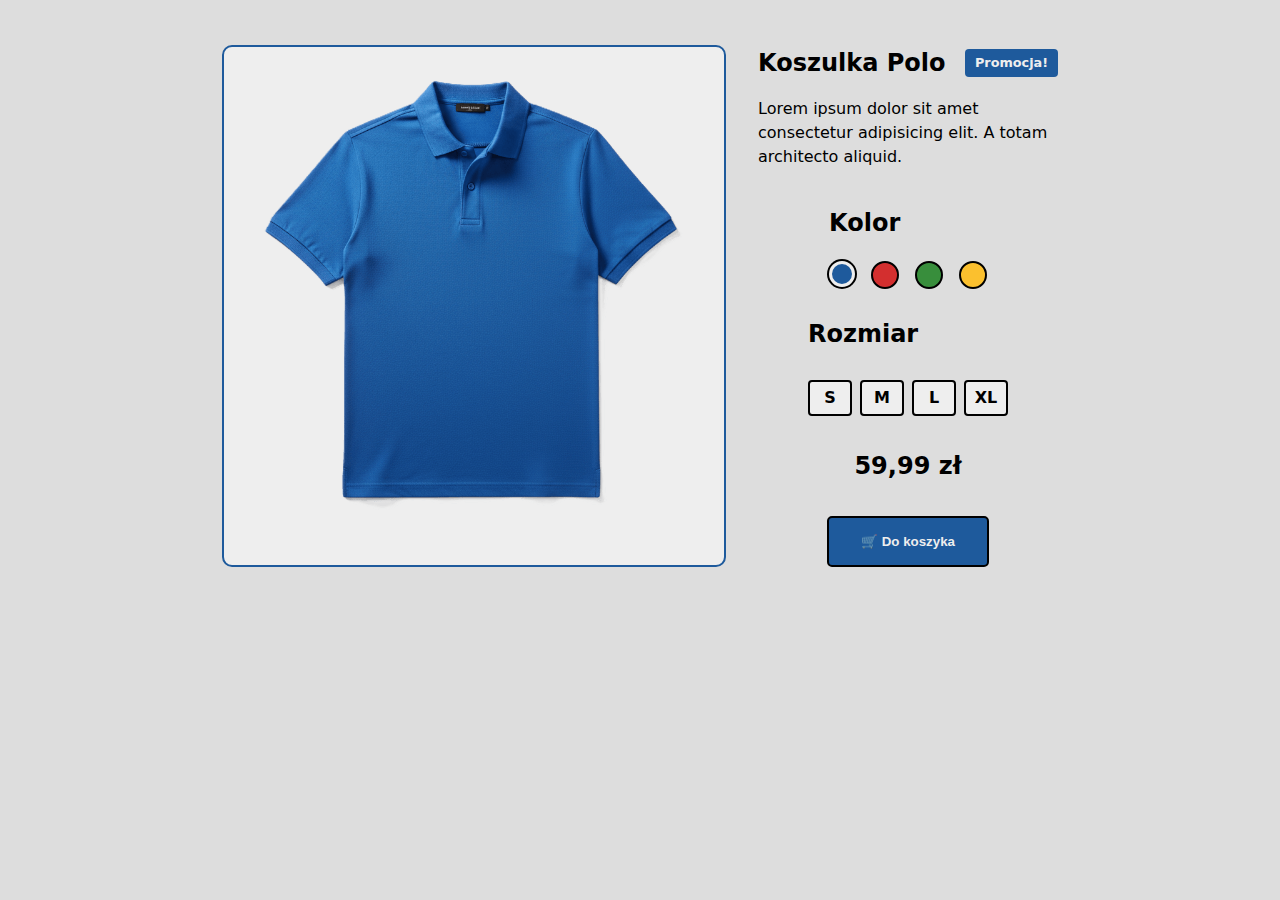
<file: lab-3/index.html>
<!DOCTYPE html>
<html lang="pl">
  <head>
    <meta charset="UTF-8" />
    <title>Lab 3</title>
    <link rel="stylesheet" href="./css/polo.css" />
    <meta name="viewport" content="width=device-width, initial-scale=1.0" />
  </head>
  <body>
    <div class="container">
      <div class="image">
        <img
          src="./images/polo_b.png"
          alt="Niebieska koszulka polo"
          class="blue"
        />
        <img
          src="./images/polo_r.png"
          alt="Czerwona koszulka polo"
          class="red"
        />
        <img
          src="./images/polo_g.png"
          alt="Zielona koszulka polo"
          class="green"
        />
        <img
          src="./images/polo_y.png"
          alt="Żółta koszulka polo"
          class="yellow"
        />
      </div>
      <div class="opis">
        <div class="title">
          <h1>
            Koszulka Polo
            <span class="deal">Promocja!</span>
          </h1>
          <p>
            Lorem ipsum dolor sit amet consectetur adipisicing elit. A totam
            architecto aliquid.
          </p>
        </div>
        <div class="color">
          <h2>Kolor</h2>
          <div class="color-buttons">
            <label>
              <input type="radio" name="version" value="blue" checked />
              <span class="color-button blue"></span>
            </label>
            <label>
              <input type="radio" name="version" value="red" />
              <span class="color-button red"></span>
            </label>
            <label>
              <input type="radio" name="version" value="green" />
              <span class="color-button green"></span>
            </label>
            <label>
              <input type="radio" name="version" value="yellow" />
              <span class="color-button yellow"></span>
            </label>
          </div>
        </div>

        <div class="size">
          <h2>Rozmiar</h2>
          <div class="size-buttons">
            <label>
              <input type="radio" name="size" value="S" />
              <span class="size-button">S</span>
            </label>
            <label>
              <input type="radio" name="size" value="M" />
              <span class="size-button">M</span>
            </label>
            <label>
              <input type="radio" name="size" value="L" />
              <span class="size-button">L</span>
            </label>
            <label>
              <input type="radio" name="size" value="XL" />
              <span class="size-button">XL</span>
            </label>
          </div>
        </div>
        <div class="price">
          <h1>59,99 zł</h1>
        </div>
        <button class="cart">🛒 Do koszyka</button>
      </div>
    </div>
  </body>
</html>
</file>
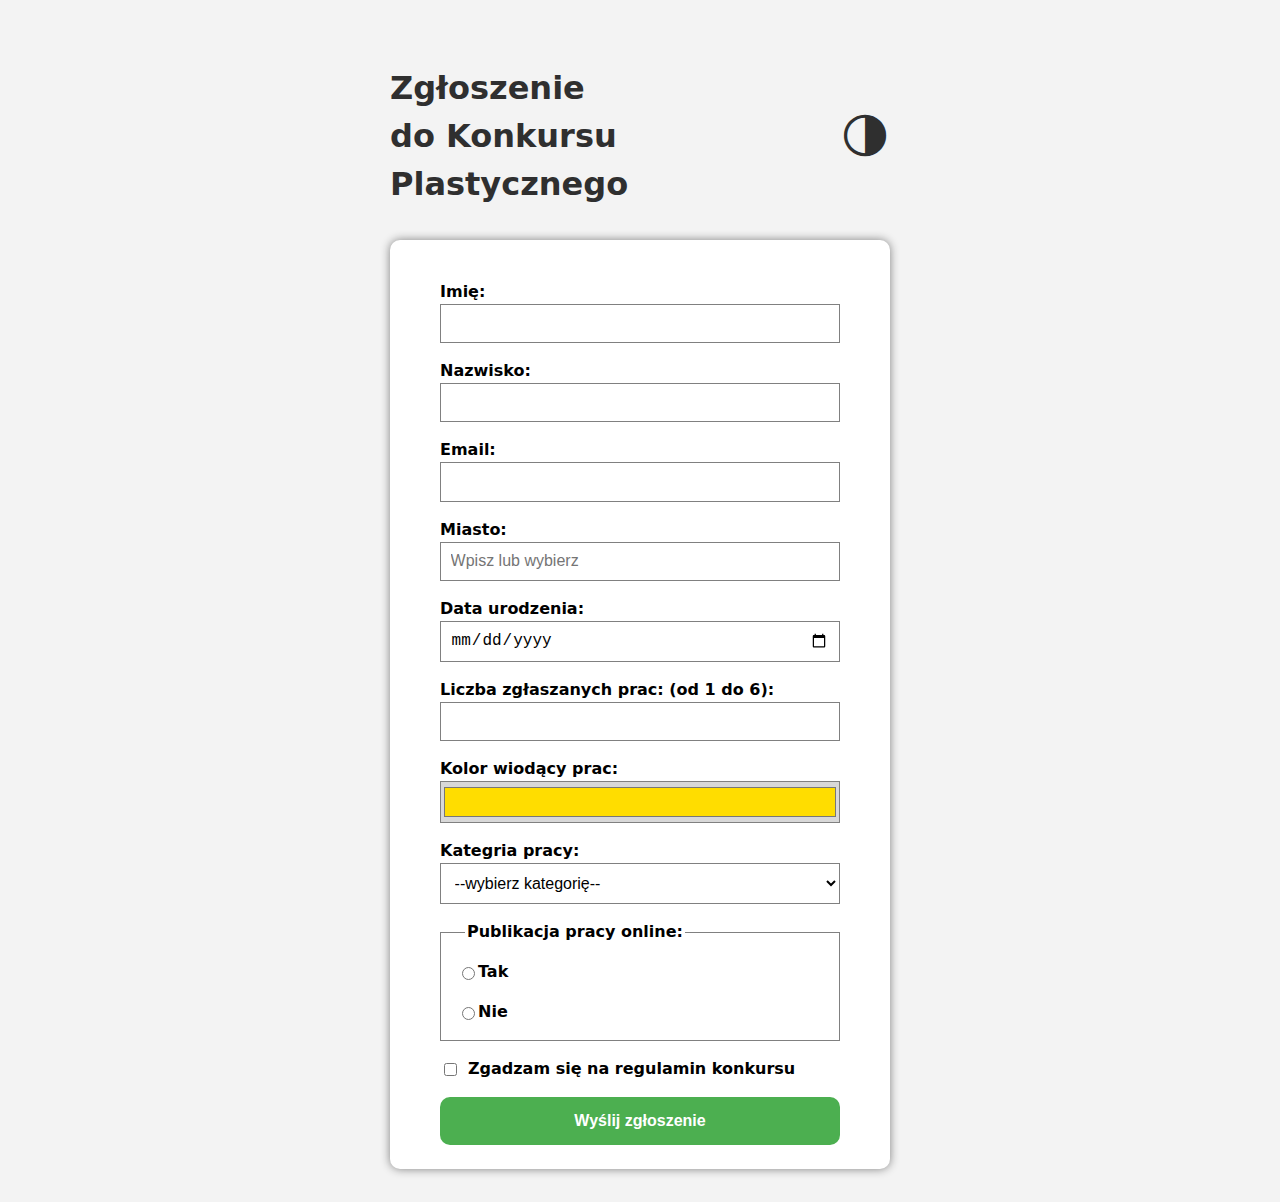
<file: lab-1/src/pages/konkurs.html>
<!DOCTYPE html>
<html lang="pl">
  <head>
    <meta charset="UTF-8" />
    <title>Konkurs</title>
    <link rel="stylesheet" href="../css/main.css" />
    <link rel="stylesheet" href="../css/konkurs.css" />
  </head>
  <body class="konkurs_page">
    <input id="theme" type="checkbox" hidden />
    <header>
      <p>
        Zgłoszenie <br />
        do Konkursu Plastycznego
      </p>
      <label for="theme" class="theme" title="Zmień motyw"> 🌗 </label>
    </header>
    <div class="konkurs_form">
      <form action="https://httpbin.org/get" method="get">
        <label for="name" class="label">Imię:</label>
        <input id="name" name="name" type="text" max="30" required />
        <label for="surname" class="label">Nazwisko:</label>
        <input id="surname" name="surname" type="text" max="50" required />
        <label for="email" class="label">Email:</label>
        <input id="email" name="email" type="email" required />
        <label for="city" class="label">Miasto:</label>
        <input
          list="cities"
          id="city"
          name="city"
          placeholder="Wpisz lub wybierz "
        />
        <datalist id="cities">
          <option value="Warszawa"></option>
          <option value="Kraków"></option>
          <option value="Gdańsk"></option>
          <option value="Poznań"></option>
          <option value="Wrozław"></option>
        </datalist>
        <label for="bday" class="label">Data urodzenia:</label>
        <input id="bday" name="birthday" type="date" required />
        <label for="no_of_art" class="label"
          >Liczba zgłaszanych prac: (od 1 do 6):</label
        >
        <input
          id="no_of_art"
          name="no_of_art"
          type="number"
          min="1"
          max="6"
          required
        />
        <label for="color" class="label">Kolor wiodący prac:</label>
        <input id="color" name="color" type="color" value="#ffdd00" required />
        <label for="category" class="label">Kategria pracy:</label>
        <select id="category" name="category" required>
          <option value="0">--wybierz kategorię--</option>
          <option value="1">Rysunek</option>
          <option value="2">Malarstwo</option>
          <option value="3">Grafika cyfrowa</option>
        </select>
        <fieldset>
          <legend>Publikacja pracy online:</legend>
          <label>
            <input
              type="radio"
              name="is_published_online"
              value="yes"
              required
            />
            Tak
          </label>
          <label>
            <input type="radio" name="is_published_online" value="no" />
            Nie
          </label>
        </fieldset>
        <div class="law">
          <input id="law" name="agree" type="checkbox" required />
          <label for="law" class="label"
            >Zgadzam się na regulamin konkursu
          </label>
        </div>
        <button type="submit" class="btn">Wyślij zgłoszenie</button>
      </form>
    </div>
  </body>
</html>
</file>
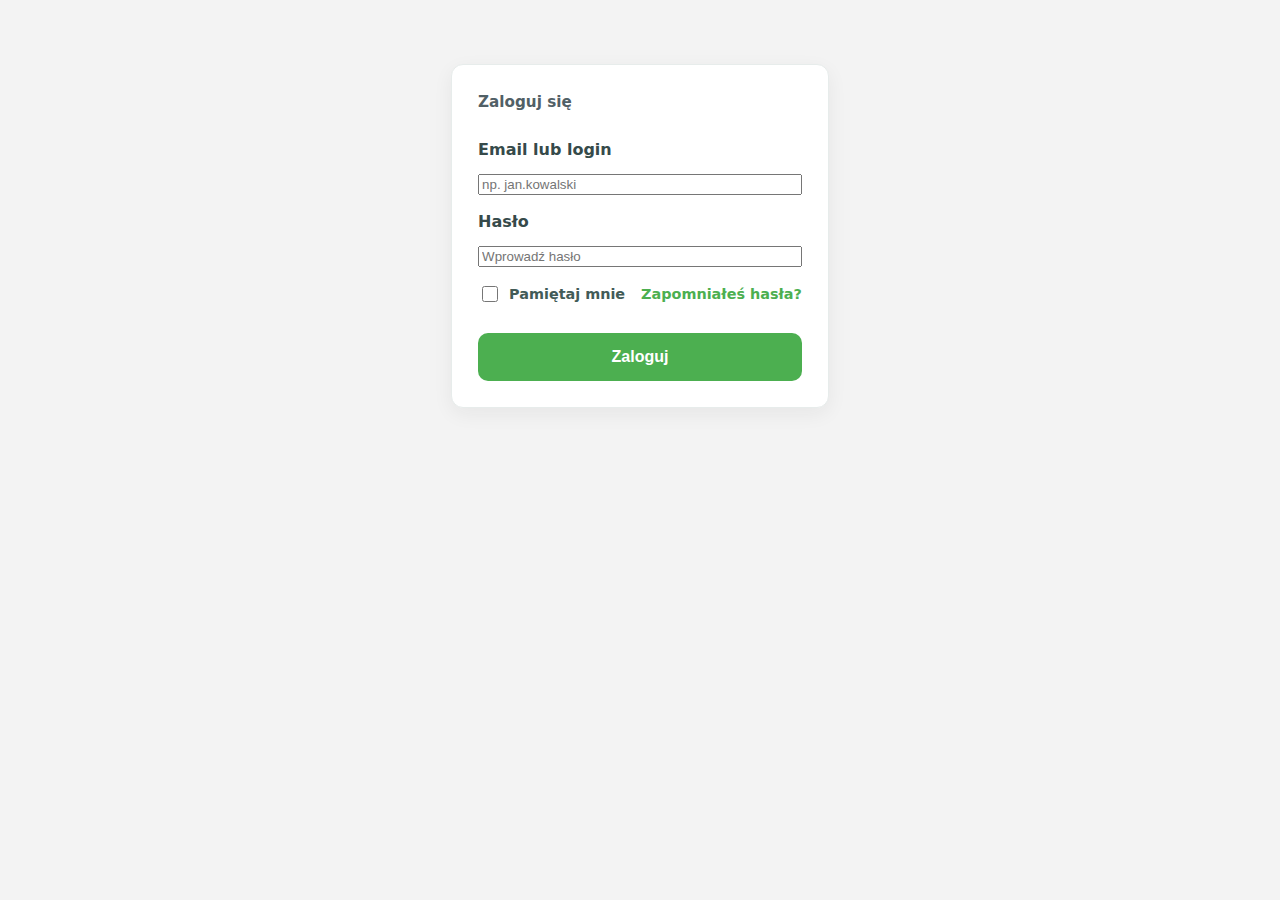
<file: lab-1/src/pages/login.html>
<!DOCTYPE html>
<html lang="pl">
  <head>
    <meta charset="UTF-8" />
    <title>Login</title>
    <link rel="stylesheet" href="../css/main.css" />
  </head>
  <body>
    <main class="page">
      <form class="login-card" action="https://httpbin.org/post" method="post">
        <p class="lead">Zaloguj się</p>
        <label for="user" class="label">Email lub login</label>
        <input
          id="user"
          name="username"
          type="text"
          autocomplete="username"
          required
          placeholder="np. jan.kowalski"
        />
        <label for="pwd" class="label">Hasło</label>
        <input
          id="pwd"
          name="password"
          type="password"
          autocomplete="current-password"
          required
          placeholder="Wprowadź hasło"
        />
        <div class="options">
          <label class="checkbox">
            <input type="checkbox" name="remember" />
            <span>Pamiętaj mnie</span>
          </label>
          <a class="forgot" href="#" aria-label="Przypomnienie hasła"
            >Zapomniałeś hasła?</a
          >
        </div>
        <button type="submit" class="btn">Zaloguj</button>
      </form>
    </main>
  </body>
</html>
</file>
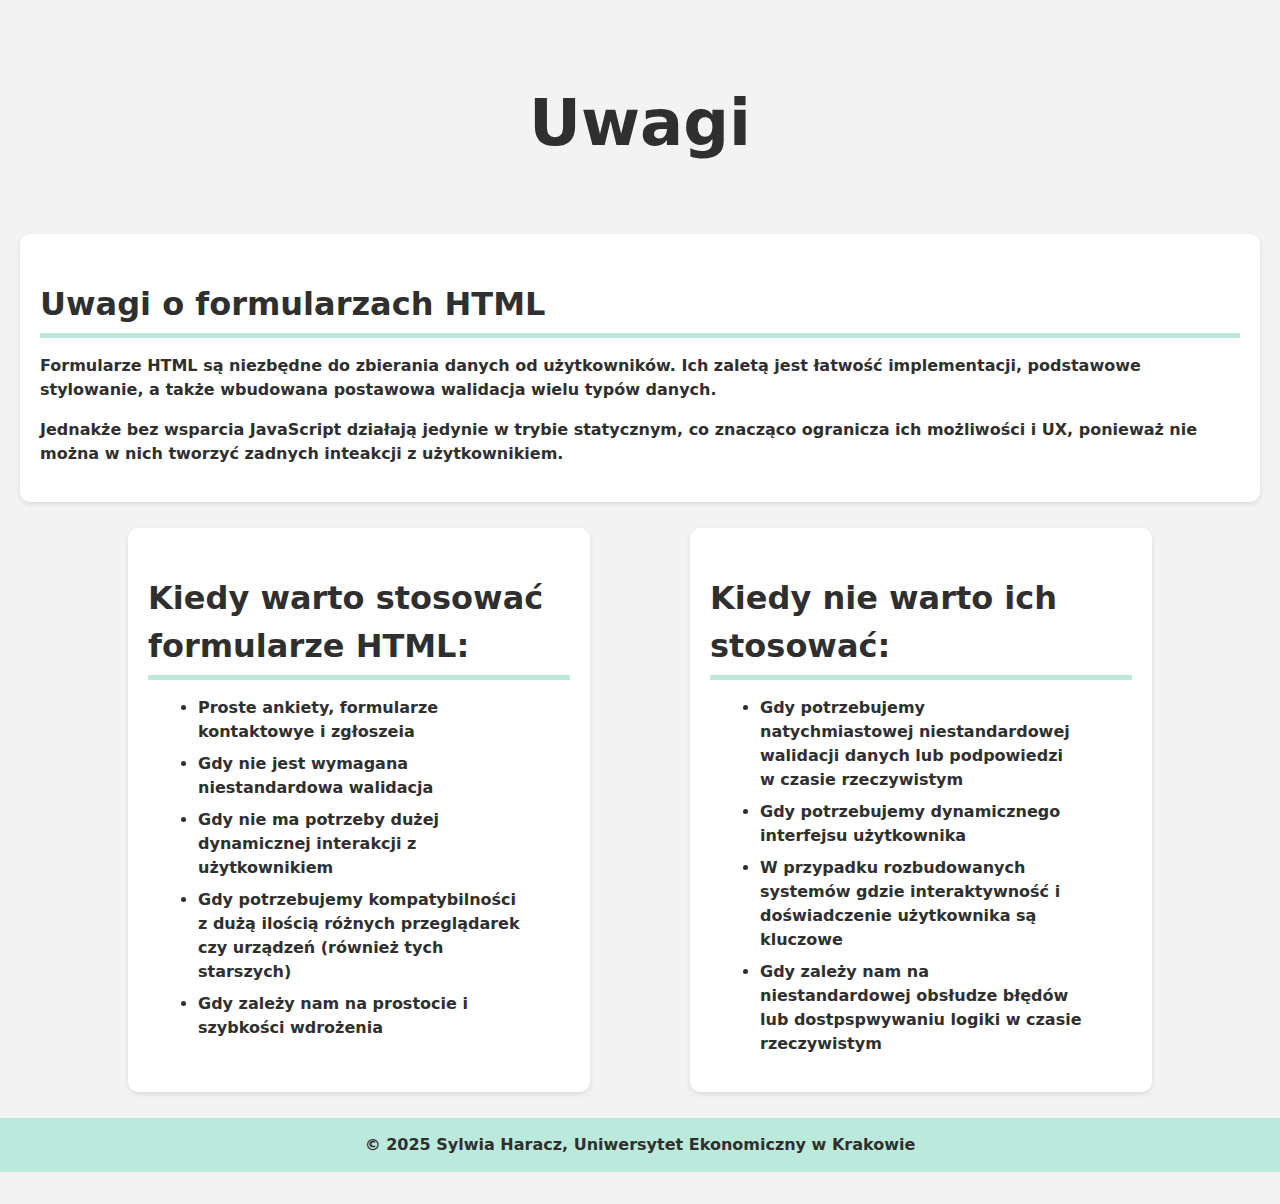
<file: lab-1/src/pages/uwagi.html>
<!DOCTYPE html>
<html lang="pl">
  <head>
    <meta charset="UTF-8" />
    <title>Lab 1</title>
    <link rel="stylesheet" href="../css/main.css" />
  </head>
  <body>
    <header>
      <h1>Uwagi</h1>
    </header>
    <main>
      <section>
        <h2>Uwagi o formularzach HTML</h2>
        <p>
          Formularze HTML są niezbędne do zbierania danych od użytkowników. Ich
          zaletą jest łatwość implementacji, podstawowe stylowanie, a także
          wbudowana postawowa walidacja wielu typów danych.
        </p>
        <p>
          Jednakże bez wsparcia JavaScript działają jedynie w trybie statycznym,
          co znacząco ogranicza ich możliwości i UX, ponieważ nie można w nich
          tworzyć zadnych inteakcji z użytkownikiem.
        </p>
      </section>
      <article>
        <section>
          <h2>Kiedy warto stosować formularze HTML:</h2>
          <ul>
            <li>Proste ankiety, formularze kontaktowye i zgłoszeia</li>
            <li>Gdy nie jest wymagana niestandardowa walidacja</li>
            <li>
              Gdy nie ma potrzeby dużej dynamicznej interakcji z użytkownikiem
            </li>
            <li>
              Gdy potrzebujemy kompatybilności z dużą ilością różnych
              przeglądarek czy urządzeń (również tych starszych)
            </li>
            <li>Gdy zależy nam na prostocie i szybkości wdrożenia</li>
          </ul>
        </section>

        <section>
          <h2>Kiedy nie warto ich stosować:</h2>
          <ul>
            <li>
              Gdy potrzebujemy natychmiastowej niestandardowej walidacji danych
              lub podpowiedzi w czasie rzeczywistym
            </li>
            <li>Gdy potrzebujemy dynamicznego interfejsu użytkownika</li>
            <li>
              W przypadku rozbudowanych systemów gdzie interaktywność i
              doświadczenie użytkownika są kluczowe
            </li>
            <li>
              Gdy zależy nam na niestandardowej obsłudze błędów lub
              dostpspwywaniu logiki w czasie rzeczywistym
            </li>
          </ul>
        </section>
      </article>
    </main>
    <footer>
      &copy; 2025 Sylwia Haracz, Uniwersytet Ekonomiczny w Krakowie
    </footer>
  </body>
</html>
</file>
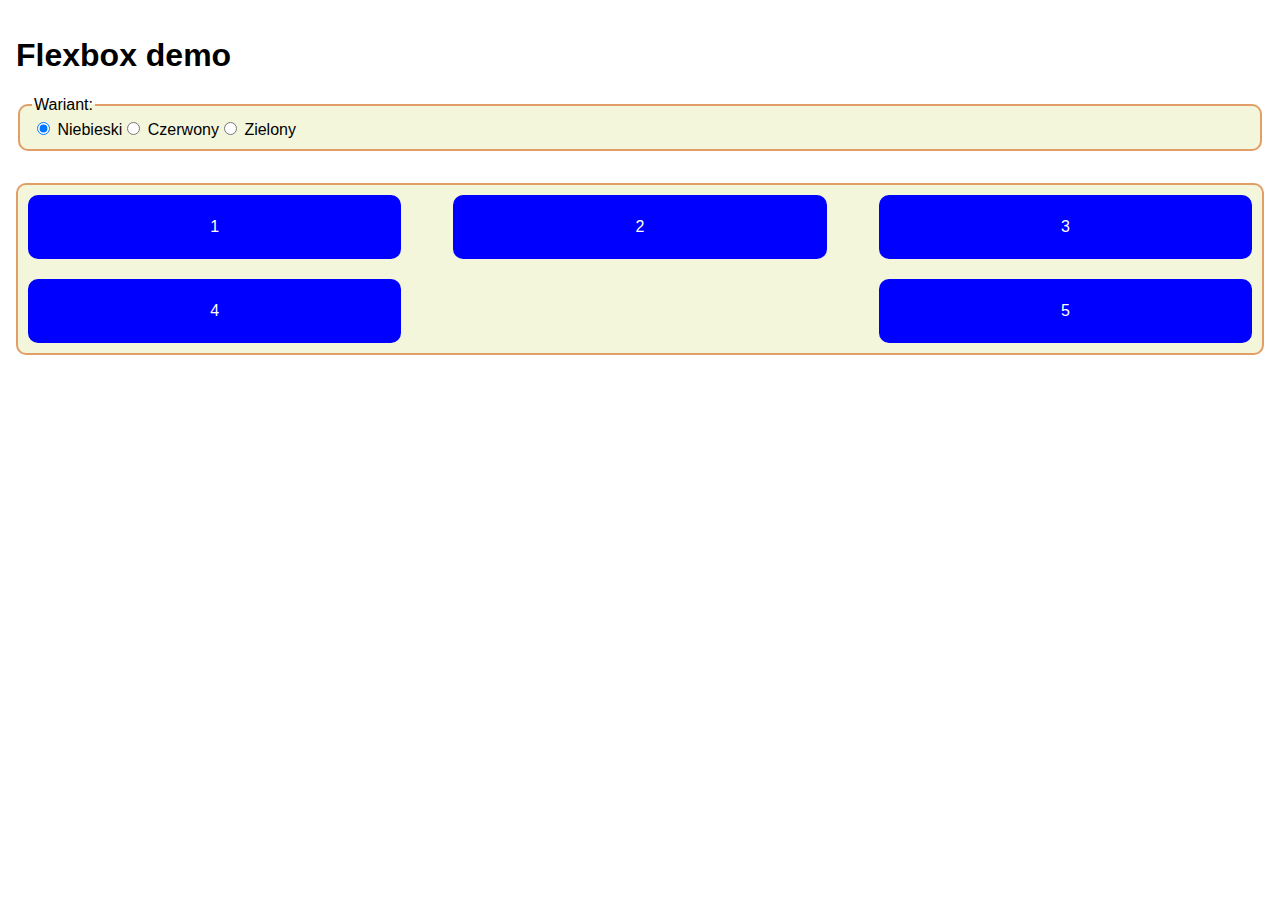
<file: lab-2/src/pages/flex.html>
<!DOCTYPE html>
<html lang="pl">
  <head>
    <meta charset="UTF-8" />
    <meta name="viewport" content="width=device-width, initial-scale=1.0" />
    <title>Flexbox Demo</title>
    <link rel="stylesheet" href="../css/flex.css" />
  </head>
  <body>
    <h1>Flexbox demo</h1>
    <header>
      <fieldset class="theme-picker">
        <legend>Wariant:</legend>
        <label>
          <input type="radio" name="version" value="blue" checked />
          Niebieski
        </label>
        <label
          ><input type="radio" name="version" value="red" />
          Czerwony
        </label>
        <label>
          <input type="radio" name="version" value="green" />
          Zielony
        </label>
      </fieldset>
    </header>
    <div class="container">
      <div class="item">1</div>
      <div class="item">2</div>
      <div class="item">3</div>
      <div class="item">4</div>
      <div class="item">5</div>
    </div>
  </body>
</html>
</file>
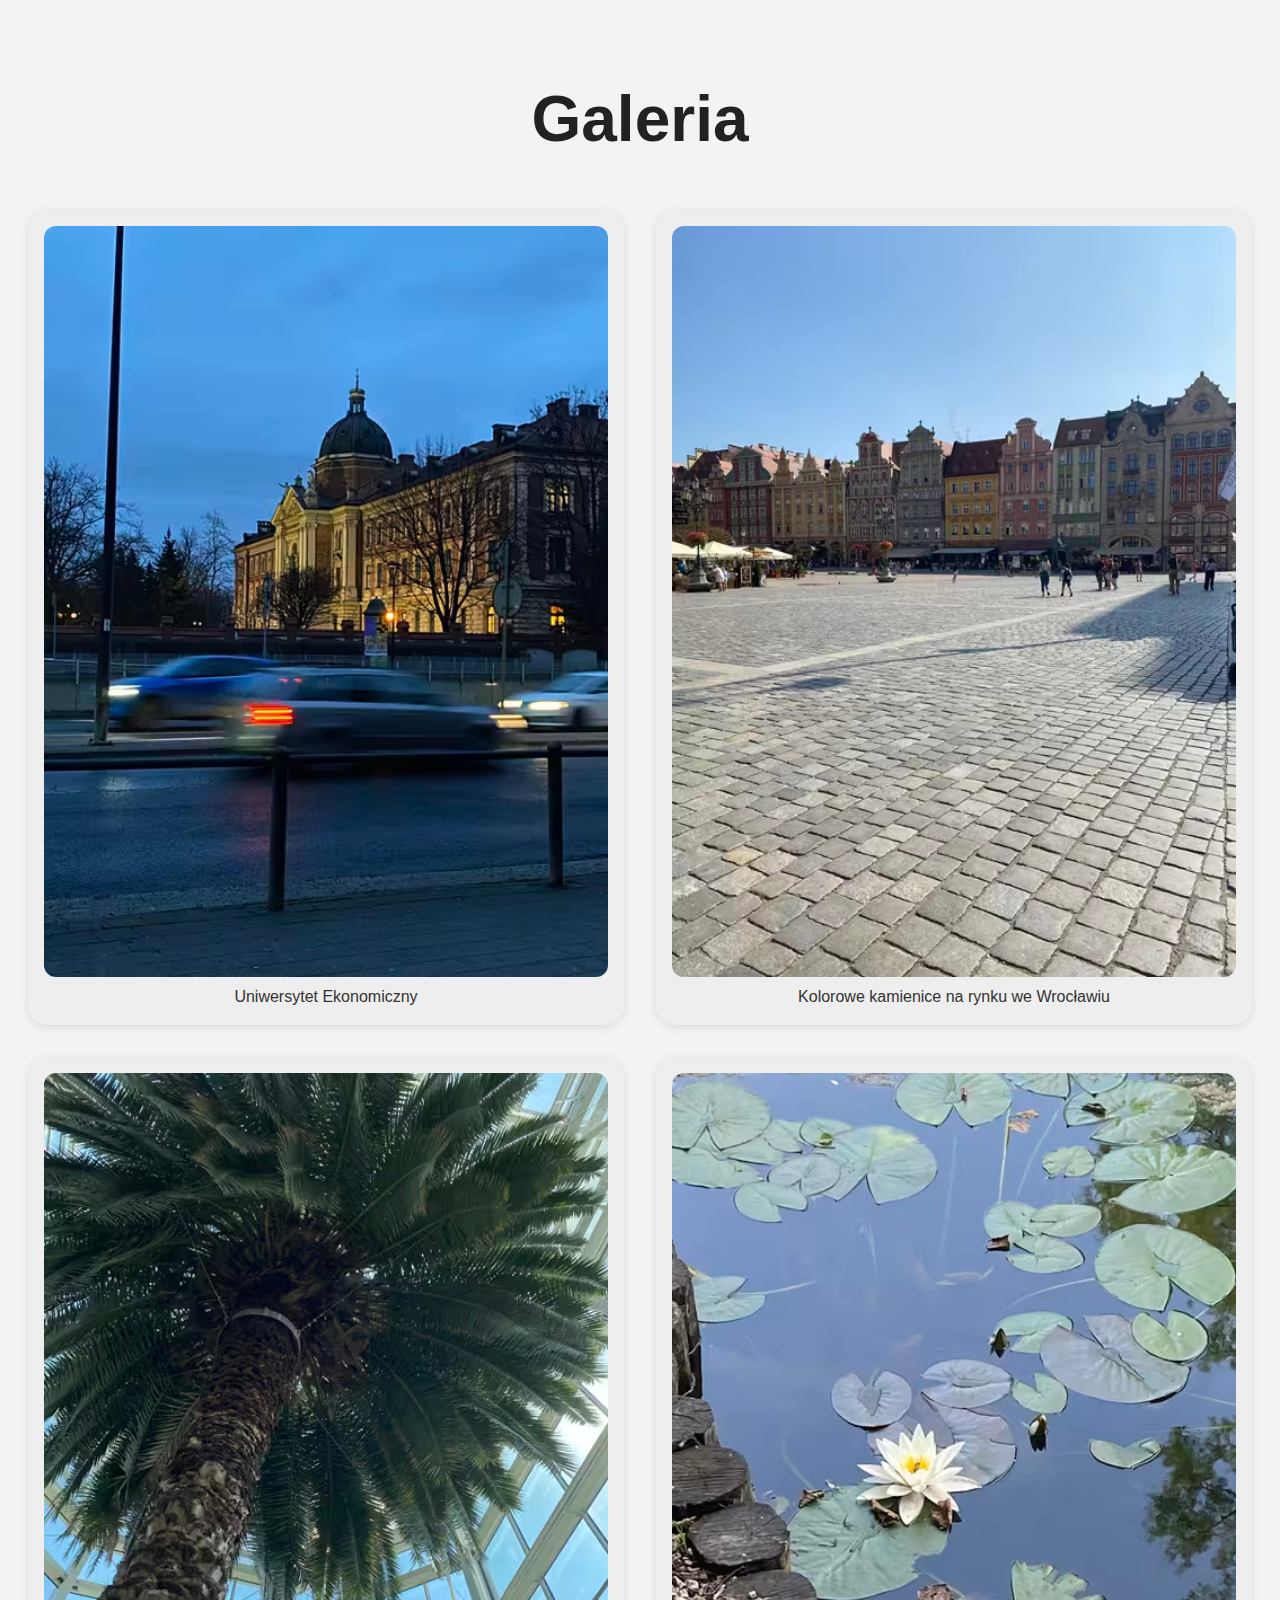
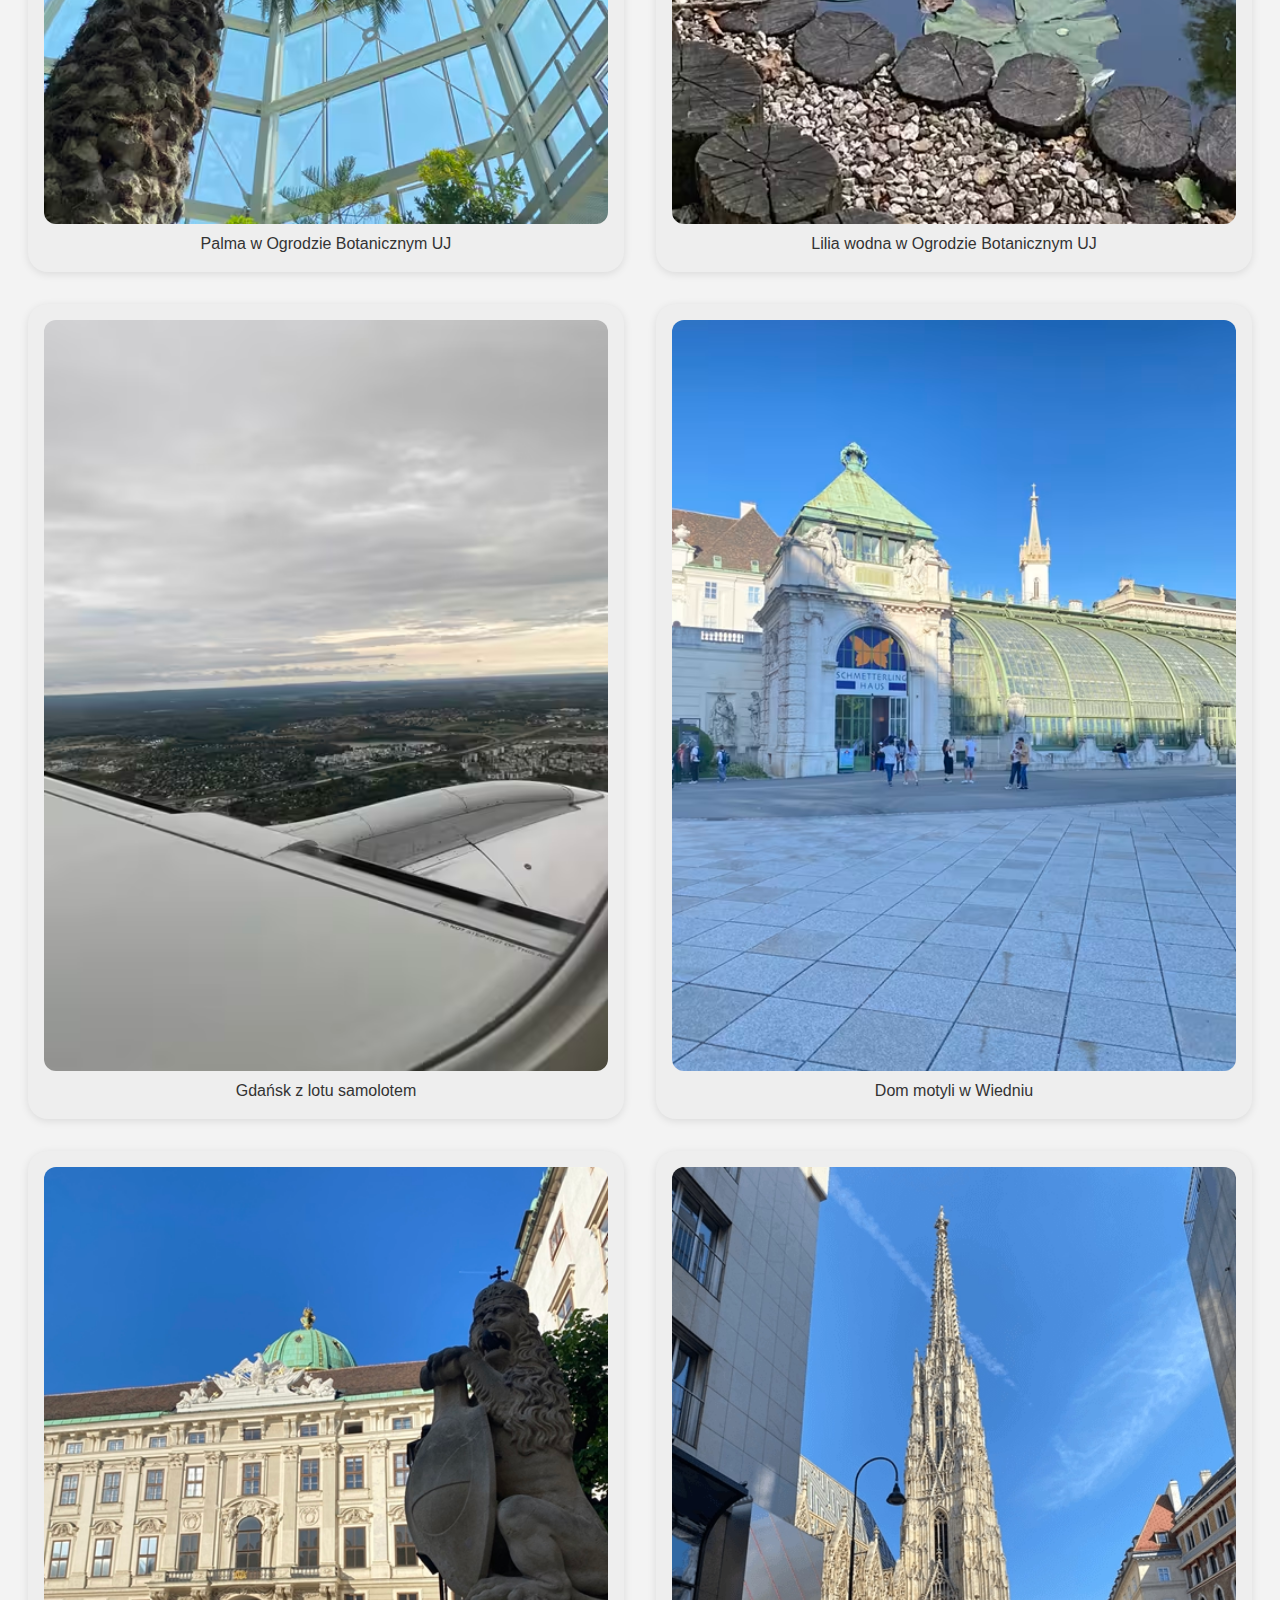
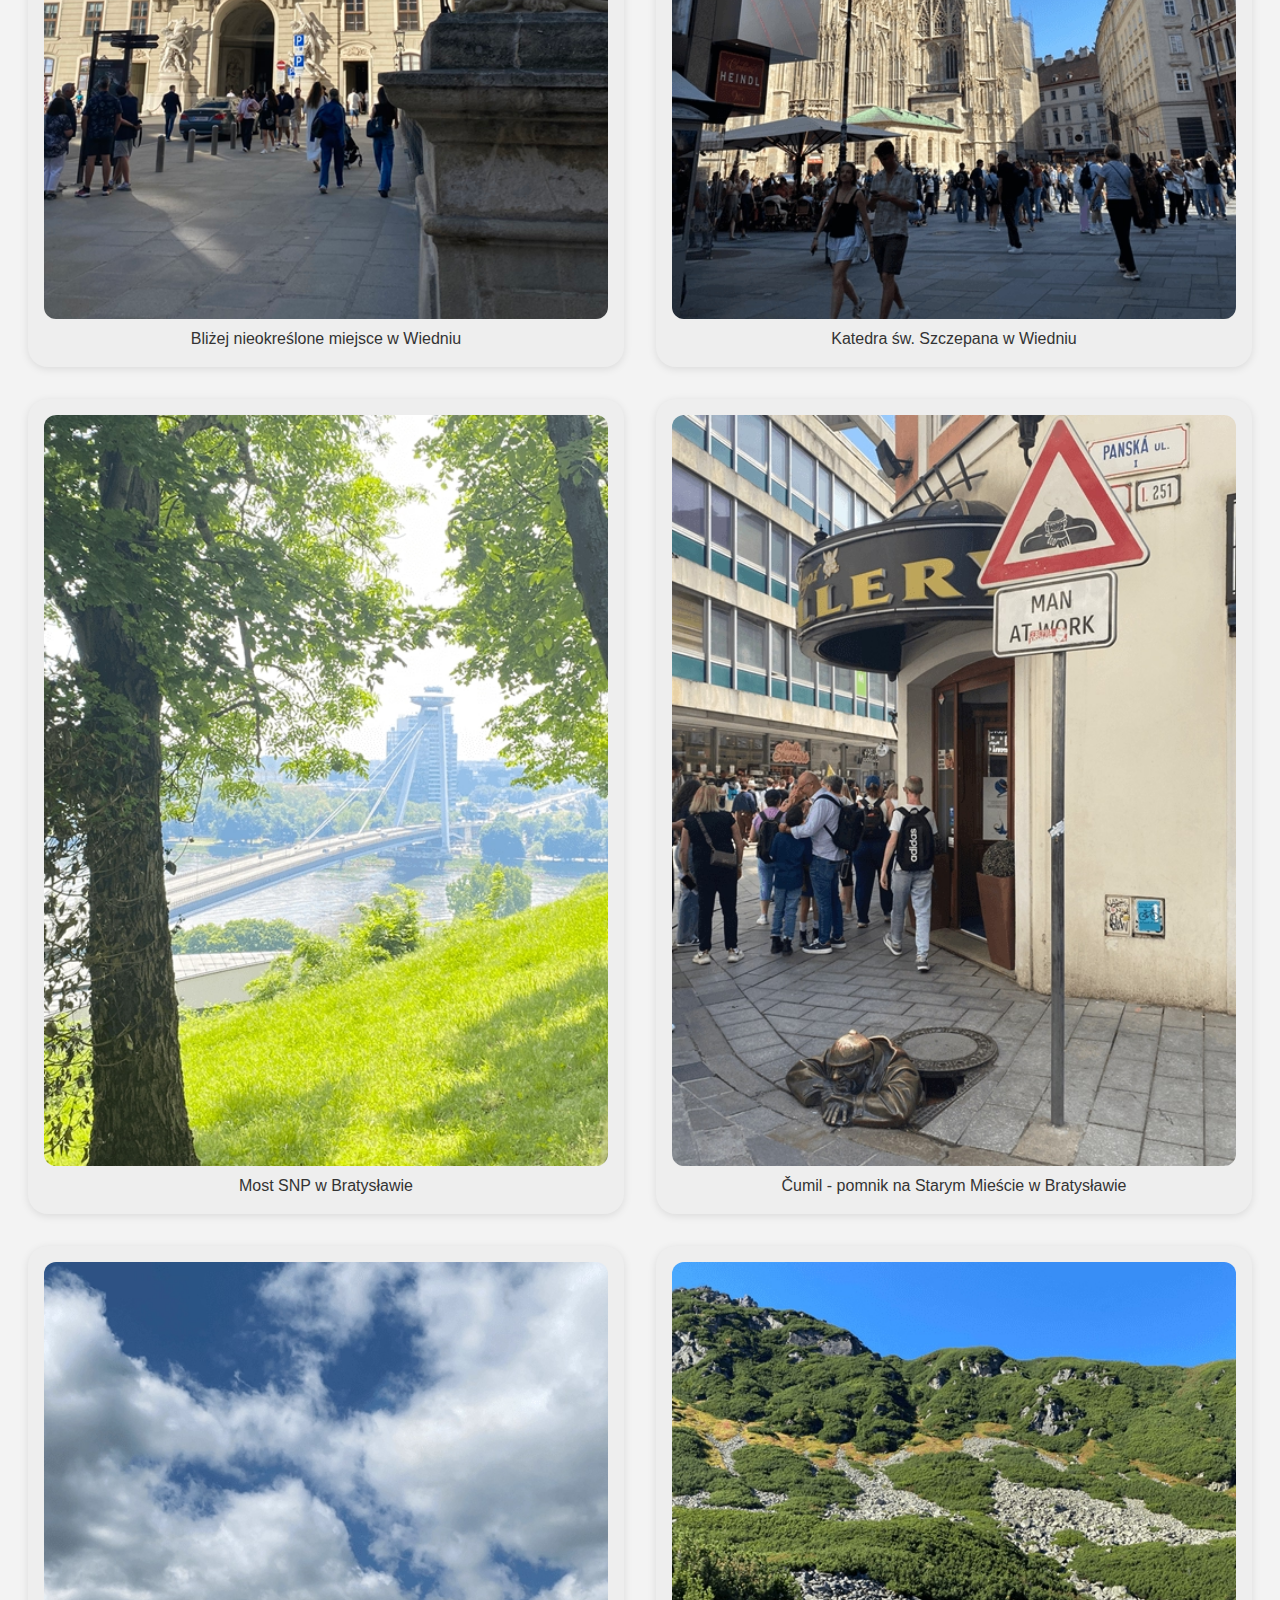
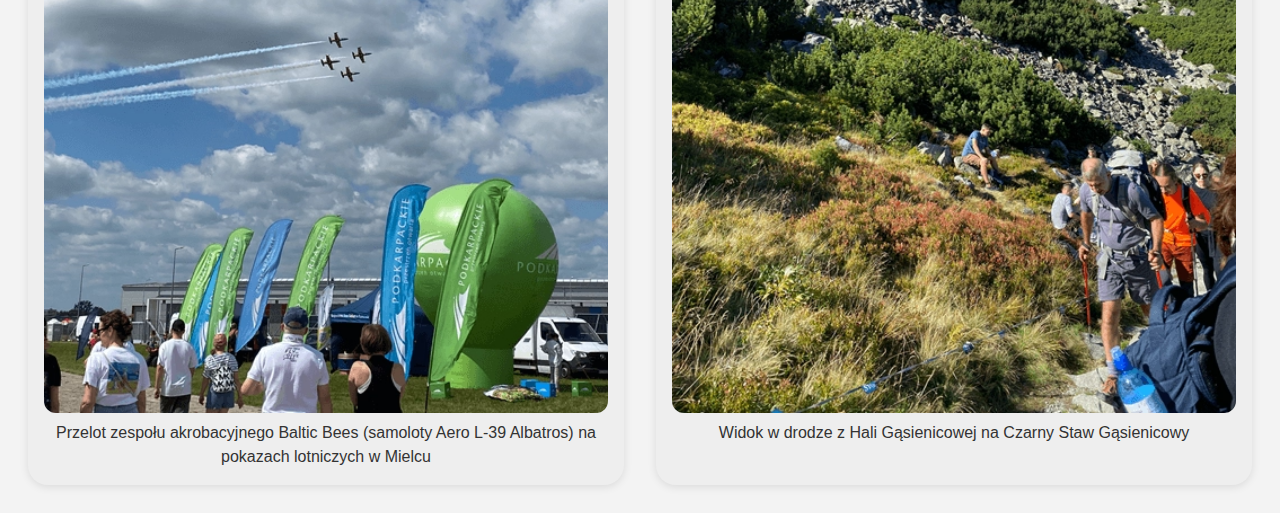
<file: lab-2/src/pages/galeria.html>
<!DOCTYPE html>
<html lang="pl">
  <head>
    <meta charset="UTF-8" />
    <title>Lab 2</title>
    <link rel="stylesheet" href="../css/galeria.css" />
  </head>
  <body>
    <header>
      <h1>Galeria</h1>
    </header>
    <main>
      <section class="galeria">
        <figure>
          <picture>
            <source
              type="image/avif"
              srcset="
                ../images/Picture1_500.avif   500w,
                ../images/Picture1_1000.avif 1000w
              "
              sizes="(max-width: 799px) 500px,
           (max-width: 1199px) 1000px,
           (max-width: 1599px) 500px,
           1000px"
            />
            <img src="../images/Picture1.jpg" alt="Uniwersytet Ekonomiczny" />
          </picture>
          <figcaption>Uniwersytet Ekonomiczny</figcaption>
        </figure>

        <figure>
          <picture>
            <source
              type="image/avif"
              srcset="
                ../images/Picture4_500.avif   500w,
                ../images/Picture4_1000.avif 1000w
              "
              sizes="(max-width: 799px) 500px,
           (max-width: 1199px) 1000px,
           (max-width: 1599px) 500px,
           1000px"
            />
            <img
              src="../images/Picture4.jpg"
              alt="Kolorowe kamienice na rynku we Wrocławiu"
            />
          </picture>
          <figcaption>Kolorowe kamienice na rynku we Wrocławiu</figcaption>
        </figure>

        <figure>
          <picture>
            <source
              type="image/avif"
              srcset="
                ../images/Picture2_500.avif   500w,
                ../images/Picture2_1000.avif 1000w
              "
              sizes="(max-width: 799px) 500px,
           (max-width: 1199px) 1000px,
           (max-width: 1599px) 500px,
           1000px"
            />
            <img
              src="../images/Picture2.jpg"
              alt="Palma w Ogrodzie Botanicznym UJ"
            />
          </picture>
          <figcaption>Palma w Ogrodzie Botanicznym UJ</figcaption>
        </figure>

        <figure>
          <picture>
            <source
              type="image/avif"
              srcset="
                ../images/Picture3_500.avif   500w,
                ../images/Picture3_1000.avif 1000w
              "
              sizes="(max-width: 799px) 500px,
           (max-width: 1199px) 1000px,
           (max-width: 1599px) 500px,
           1000px"
            />
            <img
              src="../images/Picture3.jpg"
              alt="Lilia wodna w Ogrodzie Botanicznym UJ"
            />
          </picture>
          <figcaption>Lilia wodna w Ogrodzie Botanicznym UJ</figcaption>
        </figure>

        <figure>
          <picture>
            <source
              type="image/avif"
              srcset="
                ../images/Picture5_500.avif   500w,
                ../images/Picture5_1000.avif 1000w
              "
              sizes="(max-width: 799px) 500px,
           (max-width: 1199px) 1000px,
           (max-width: 1599px) 500px,
           1000px"
            />
            <img src="../images/Picture5.jpg" alt="Gdańsk z lotu samolotem" />
          </picture>
          <figcaption>Gdańsk z lotu samolotem</figcaption>
        </figure>

        <figure>
          <picture>
            <source
              type="image/avif"
              srcset="
                ../images/Picture6_500.avif   500w,
                ../images/Picture6_1000.avif 1000w
              "
              sizes="(max-width: 799px) 500px,
           (max-width: 1199px) 1000px,
           (max-width: 1599px) 500px,
           1000px"
            />
            <img src="../images/Picture6.jpg" alt="Dom motyli w Wiedniu" />
          </picture>
          <figcaption>Dom motyli w Wiedniu</figcaption>
        </figure>

        <figure>
          <picture>
            <source
              type="image/avif"
              srcset="
                ../images/Picture7_500.avif   500w,
                ../images/Picture7_1000.avif 1000w
              "
              sizes="(max-width: 799px) 500px,
           (max-width: 1199px) 1000px,
           (max-width: 1599px) 500px,
           1000px"
            />
            <img
              src="../images/Picture7.jpg"
              alt="Bliżej nieokreślone miejsce w Wiedniu"
            />
          </picture>
          <figcaption>Bliżej nieokreślone miejsce w Wiedniu</figcaption>
        </figure>

        <figure>
          <picture>
            <source
              type="image/avif"
              srcset="
                ../images/Picture8_500.avif   500w,
                ../images/Picture8_1000.avif 1000w
              "
              sizes="(max-width: 799px) 500px,
           (max-width: 1199px) 1000px,
           (max-width: 1599px) 500px,
           1000px"
            />
            <img
              src="../images/Picture8.jpg"
              alt="Katedra św. Szczepana w Wiedniu"
            />
          </picture>
          <figcaption>Katedra św. Szczepana w Wiedniu</figcaption>
        </figure>

        <figure>
          <picture>
            <source
              type="image/avif"
              srcset="
                ../images/Picture9_500.avif   500w,
                ../images/Picture9_1000.avif 1000w
              "
              sizes="(max-width: 799px) 500px,
           (max-width: 1199px) 1000px,
           (max-width: 1599px) 500px,
           1000px"
            />
            <img src="../images/Picture9.jpg" alt="Most SNP w Bratysławie" />
          </picture>
          <figcaption>Most SNP w Bratysławie</figcaption>
        </figure>

        <figure>
          <picture>
            <source
              type="image/avif"
              srcset="
                ../images/Picture10_500.avif   500w,
                ../images/Picture10_1000.avif 1000w
              "
              sizes="(max-width: 799px) 500px,
           (max-width: 1199px) 1000px,
           (max-width: 1599px) 500px,
           1000px"
            />
            <img
              src="../images/Picture10.jpg"
              alt="Čumil - pomnik na Starym Mieście w Bratysławie"
            />
          </picture>
          <figcaption>
            Čumil - pomnik na Starym Mieście w Bratysławie
          </figcaption>
        </figure>

        <figure>
          <picture>
            <source
              type="image/avif"
              srcset="
                ../images/Picture11_500.avif   500w,
                ../images/Picture11_1000.avif 1000w
              "
              sizes="(max-width: 799px) 500px,
           (max-width: 1199px) 1000px,
           (max-width: 1599px) 500px,
           1000px"
            />
            <img
              src="../images/Picture11.jpg"
              alt="Przelot zespołu akrobacyjnego Baltic Bees (samoloty Aero L-39 Albatros) na pokazach lotniczych w Mielcu"
            />
          </picture>
          <figcaption>
            Przelot zespołu akrobacyjnego Baltic Bees (samoloty Aero L-39
            Albatros) na pokazach lotniczych w Mielcu
          </figcaption>
        </figure>

        <figure>
          <picture>
            <source
              type="image/avif"
              srcset="
                ../images/Picture12_500.avif   500w,
                ../images/Picture12_1000.avif 1000w
              "
              sizes="(max-width: 799px) 500px,
           (max-width: 1199px) 1000px,
           (max-width: 1599px) 500px,
           1000px"
            />
            <img
              src="../images/Picture12.jpg"
              alt="Widok w drodze z Hali Gąsienicowej na Czarny Staw Gąsienicowy"
            />
          </picture>
          <figcaption>
            Widok w drodze z Hali Gąsienicowej na Czarny Staw Gąsienicowy
          </figcaption>
        </figure>
      </section>
    </main>
  </body>
</html>
</file>
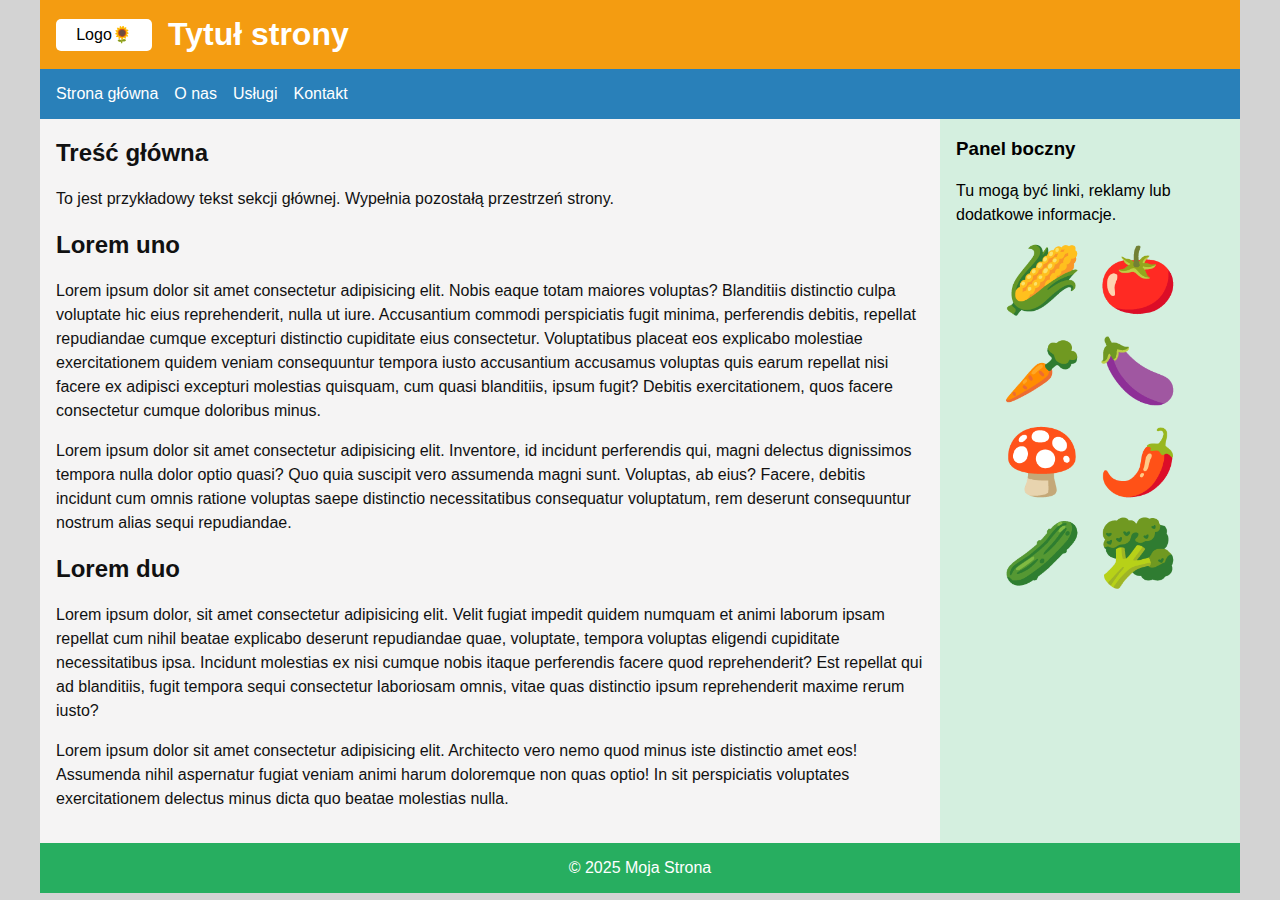
<file: lab-2/src/pages/grid.html>
<!DOCTYPE html>
<html lang="pl">
  <head>
    <meta charset="UTF-8" />
    <meta name="viewport" content="width=device-width, initial-scale=1.0" />
    <title>Grid Layout Demo</title>
    <link rel="stylesheet" href="../css/grid.css" />
  </head>
  <body>
    <div class="container">
      <header>
        <div class="logo">🌻</div>
        <h1>Tytuł strony</h1>
      </header>
      <nav>
        <a href="#">Strona główna</a>
        <a href="#">O nas</a>
        <a href="#">Usługi</a>
        <a href="#">Kontakt</a>
      </nav>
      <main>
        <h2>Treść główna</h2>
        <p>
          To jest przykładowy tekst sekcji głównej. Wypełnia pozostałą
          przestrzeń strony.
        </p>
        <h2>Lorem uno</h2>
        <p>
          Lorem ipsum dolor sit amet consectetur adipisicing elit. Nobis eaque
          totam maiores voluptas? Blanditiis distinctio culpa voluptate hic eius
          reprehenderit, nulla ut iure. Accusantium commodi perspiciatis fugit
          minima, perferendis debitis, repellat repudiandae cumque excepturi
          distinctio cupiditate eius consectetur. Voluptatibus placeat eos
          explicabo molestiae exercitationem quidem veniam consequuntur tempora
          iusto accusantium accusamus voluptas quis earum repellat nisi facere
          ex adipisci excepturi molestias quisquam, cum quasi blanditiis, ipsum
          fugit? Debitis exercitationem, quos facere consectetur cumque
          doloribus minus.
        </p>
        <p>
          Lorem ipsum dolor sit amet consectetur adipisicing elit. Inventore, id
          incidunt perferendis qui, magni delectus dignissimos tempora nulla
          dolor optio quasi? Quo quia suscipit vero assumenda magni sunt.
          Voluptas, ab eius? Facere, debitis incidunt cum omnis ratione voluptas
          saepe distinctio necessitatibus consequatur voluptatum, rem deserunt
          consequuntur nostrum alias sequi repudiandae.
        </p>
        <h2>Lorem duo</h2>
        <p>
          Lorem ipsum dolor, sit amet consectetur adipisicing elit. Velit fugiat
          impedit quidem numquam et animi laborum ipsam repellat cum nihil
          beatae explicabo deserunt repudiandae quae, voluptate, tempora
          voluptas eligendi cupiditate necessitatibus ipsa. Incidunt molestias
          ex nisi cumque nobis itaque perferendis facere quod reprehenderit? Est
          repellat qui ad blanditiis, fugit tempora sequi consectetur laboriosam
          omnis, vitae quas distinctio ipsum reprehenderit maxime rerum iusto?
        </p>
        <p>
          Lorem ipsum dolor sit amet consectetur adipisicing elit. Architecto
          vero nemo quod minus iste distinctio amet eos! Assumenda nihil
          aspernatur fugiat veniam animi harum doloremque non quas optio! In sit
          perspiciatis voluptates exercitationem delectus minus dicta quo beatae
          molestias nulla.
        </p>
      </main>
      <aside>
        <h3>Panel boczny</h3>
        <p>Tu mogą być linki, reklamy lub dodatkowe informacje.</p>
        <div>
          <span>🌽</span><span>🍅</span> <span>🥕</span><span>🍆</span>
          <span>🍄</span><span>🌶️</span> <span>🥒</span><span>🥦</span>
        </div>
      </aside>
      <footer>
        <p>&copy; 2025 Moja Strona</p>
      </footer>
    </div>
  </body>
</html>
</file>
<file: lab-3/css/polo.css>
:root {
  --color: none;
  --blue: #1e5a9c;
  --red: #d32f2f;
  --green: #388e3c;
  --yellow: #fbc02e;
  --white: #eee;
  --black: #000;
  --lgray: #ddd;
}

body:has(input[value='blue']:checked) {
  --color: var(--blue);
}
body:has(input[value='red']:checked) {
  --color: var(--red);
}
body:has(input[value='green']:checked) {
  --color: var(--green);
}
body:has(input[value='yellow']:checked) {
  --color: var(--yellow);
}

html {
  font-size: 16px;
  font-family: system-ui, sans-serif;
  line-height: 1.5;
}
body {
  margin: 1rem;
  padding: 0;
  background-color: var(--lgray);
}

.container {
  display: flex;
  flex-direction: row;
  flex-wrap: wrap;
  gap: 2rem;
  justify-content: center;
  margin-top: 5vh;
}

.image {
  width: 500px;
  border-radius: 10px;
  background-color: var(--white);
  border: 2px solid var(--color);
}

body:has(input[value='blue']:checked) .image img.blue {
  display: block;
}

body:has(input[value='red']:checked) .image img.red {
  display: block;
}

body:has(input[value='green']:checked) .image img.green {
  display: block;
}

body:has(input[value='yellow']:checked) .image img.yellow {
  display: block;
}

img {
  width: 100%;
  display: none;
}

.opis {
  width: 300px;
  display: flex;
  flex-direction: column;
  align-items: center;
}

.title {
  display: flex;
  flex-direction: column;
}

.title h1 {
  display: flex;
  justify-content: space-between;
  align-items: center;
  margin: 0;
  font-size: 1.5rem;
}

.deal {
  background-color: var(--color);
  color: var(--white);
  font-size: 0.8rem;
  padding: 4px 10px;
  border-radius: 4px;
  white-space: nowrap;
}

.color {
  display: flex;
  flex-direction: column;
  flex-wrap: wrap;
  align-items: flex-start;
}

.color-button {
  width: 1.5rem;
  height: 1.5rem;
  border-radius: 50%;
  border: 2px solid var(--black);
  display: inline-flex;
  justify-content: center;
  align-items: center;
  cursor: pointer;
}

.color .color-buttons {
  display: flex;
  gap: 1rem;
}

input[type='radio'] {
  display: none;
}

.color-button.blue {
  background-color: var(--blue);
}
.color-button.red {
  background-color: var(--red);
}
.color-button.green {
  background-color: var(--green);
}
.color-button.yellow {
  background-color: var(--yellow);
}

input[type='radio']:checked + .color-button {
  border: 3px solid var(--white);
  box-shadow: 0 0 0 2px var(--black);
  width: calc(1.5rem - 4px);
  height: calc(1.5rem - 4px);
}

.size {
  display: flex;
  flex-direction: column;
  align-items: flex-start;
  gap: 0.5rem;
}

.size-buttons {
  display: flex;
  gap: 0.5rem;
}

.size-button {
  display: inline-flex;
  justify-content: center;
  align-items: center;
  width: 2.5rem;
  height: 2rem;
  border: 2px solid var(--black);
  background-color: var(--white);
  cursor: pointer;
  font-weight: bold;
  border-radius: 4px;
  user-select: none;
}

.size-buttons input[type='radio'] {
  display: none;
}

.size-buttons input[type='radio']:checked + .size-button {
  background-color: var(--color);
  color: var(--white);
  border: 2px solid var(--black);
}

.price h1 {
  font-size: 1.5rem;
  padding: 1rem;
}

.cart {
  background-color: var(--color);
  border: 2px solid var(--black);
  padding: 1rem 2rem;
  color: var(--white);
  border-radius: 5px;
  font-weight: bold;
}
</file>
<file: lab-1/src/css/konkurs.css>
body.konkurs_page {
  display: flex;
  flex-direction: column;
  align-items: center;
  padding: 2rem;
}

body.konkurs_page header {
  display: flex;
  flex-direction: row;
  width: 500px;
  align-items: center;
  justify-content: space-between;
}

body.konkurs_page header .theme {
  font-size: 3rem;
  cursor: pointer;
}

.konkurs_form {
  background-color: white;
  width: 500px;
  border-radius: 10px;
  box-shadow: 0 0 10px grey;
  font-weight: 600;
}

.konkurs_form form {
  display: flex;
  flex-direction: column;
  align-items: center;
  padding: 1.5rem 0;
}

.konkurs_form label {
  display: block;
  width: 100%;
  max-width: 400px;
  text-align: left;
  color: black;
  margin-top: 1rem;
}

.konkurs_form input,
.konkurs_form select,
.konkurs_form fieldset,
.konkurs_form button {
  width: 100%;
  max-width: 400px;
  padding: 0.6rem;
  font-size: 1rem;
  box-sizing: border-box;
}

.konkurs_form input,
.konkurs_form select,
.konkurs_form fieldset {
  border: 1px solid grey;
  background-color: white;
  cursor: pointer;
}

.konkurs_form input[type='color'],
.konkurs_form select {
  display: block;
  width: 100%;
  height: 2.6rem;
}

.konkurs_form input[type='color'] {
  background-color: #d8d8d8;
  padding: 1px;
}

.konkurs_form fieldset {
  margin-top: 1rem;
  border: 1px solid grey;
  display: flex;
  flex-direction: column;
  align-items: flex-start;
  padding: 0 1rem 1rem 1rem;
  cursor: auto;
}

.konkurs_form fieldset label {
  display: flex;
  flex-direction: row;
  width: auto;
  cursor: pointer;
}

.konkurs_form fieldset legend {
  margin-left: 0.5rem;
}

.konkurs_form input[type='checkbox'] {
  width: auto;
}

.law {
  display: flex;
  align-items: center;
  justify-content: flex-start;
  gap: 0.5rem;
  width: 100%;
  max-width: 400px;
  margin-top: 1rem;
}

.law label {
  width: auto;
  margin: 0;
  cursor: pointer;
  font-size: 1rem;
}

#theme:checked ~ .konkurs_form {
  background-color: #131313;
  color: white;
  box-shadow: 0 0 10px gray;
}

#theme:checked ~ .konkurs_form label,
#theme:checked ~ .konkurs_form legend,
#theme:checked ~ .konkurs_form fieldset label,
#theme:checked ~ .konkurs_form .law label {
  color: white;
}

#theme:checked ~ .konkurs_form input,
#theme:checked ~ .konkurs_form select {
  border-color: #434343;
  background-color: #383838;
  color: white;
}

#theme:checked ~ .konkurs_form fieldset {
  border-color: white;
  background-color: #131313;
  color: white;
}

#theme:checked ~ .konkurs_form input[type='color'] {
  background-color: #383838;
}

#theme:checked ~ .konkurs_form button.btn {
  background-color: #4caf50;
  color: white;
}
#theme:checked ~ .konkurs_form button.btn:hover {
  background-color: #45a049;
}

#theme:checked
  ~ .konkurs_form
  input[type='date']::-webkit-calendar-picker-indicator {
  filter: invert(1);
  opacity: 1;
}
</file>
<file: lab-2/src/css/flex.css>
body {
  font-family: Arial, sans-serif;
  margin: 0;
  padding: 1rem;
}

.theme-picker {
  display: flex;
  background-color: #f4f6dc;
  border: 2px solid #e19f67;
  border-radius: 10px;
}

.container {
  display: flex;
  background-color: #f4f6dc;
  border: 2px solid #e19f67;
  border-radius: 10px;
  flex-wrap: wrap;
  margin-top: 2rem;
}

.item {
  border-radius: 10px;
  color: white;
  text-align: center;
  height: 4rem;
  margin: 10px;
  display: flex;
  justify-content: center;
}

body:has(input[value='blue']:checked) {
  .item {
    background-color: blue;
    flex-direction: column;
  }

  @media (min-width: 1024px) {
    .container {
      justify-content: space-between;
    }

    .item {
      width: 30%;
    }
  }

  @media (max-width: 1023px) {
    .container {
      justify-content: center;
    }

    .item {
      width: 50%;
    }
  }
}

body:has(input[value='red']:checked) {
  .container {
    justify-content: space-between;
  }
  .item:nth-child(1) {
    order: 3;
    width: 25%;
    font-weight: bold;
  }
  .item:nth-child(1)::after {
    content: 'Jestem większy i na środku';
    font-size: 0.8em;
    font-weight: normal;
  }

  .item:nth-child(2) {
    order: 1;
  }
  .item:nth-child(3) {
    order: 2;
  }
  .item:nth-child(4) {
    order: 4;
  }
  .item:nth-child(5) {
    order: 5;
  }

  .item {
    background-color: red;
    width: 15%;
    flex-direction: column;
  }

  @media (max-width: 1023px) {
    .item {
      background-color: red;
      width: 46%;
    }
    .item:nth-child(1) {
      order: 3;
      width: 100%;
    }
  }
}

body:has(input[value='green']:checked) {
  .item:nth-child(1)::before,
  .item:nth-child(1)::after {
    content: '😀';
    font-size: 2em;
  }
  .item:nth-child(1) {
    flex-direction: row;
    justify-content: space-between;
    align-items: center;
  }
  .item {
    background-color: green;
    flex-direction: column;
  }

  @media (min-width: 1024px) {
    .container {
      justify-content: space-between;
      flex-direction: row;
    }

    .item:nth-child(1) {
      width: 30%;
    }

    .item:nth-child(2) {
      width: 24%;
    }
    .item:nth-child(3) {
      width: 18%;
    }
    .item:nth-child(4) {
      width: 12%;
    }
    .item:nth-child(5) {
      width: 6%;
    }
  }
  @media (max-width: 1023px) {
    .container {
      flex-direction: column-reverse;
      align-items: flex-end;
    }

    .item:nth-child(1) {
      width: 90%;
    }

    .item:nth-child(2) {
      width: 75%;
    }
    .item:nth-child(3) {
      width: 60%;
    }
    .item:nth-child(4) {
      width: 45%;
    }
    .item:nth-child(5) {
      width: 30%;
    }
  }
}
</file>
<file: lab-2/src/css/galeria.css>
body {
  font-family: 'Segoe UI', Arial, sans-serif;
  background-color: #f3f3f3;
  line-height: 1.5;
  padding: 20px;
}

header {
  text-align: center;
  font-size: 2rem;
  color: #222;
}

.galeria {
  display: grid;
  grid-column: 1fr;
  gap: 2rem;
}

.galeria figure {
  margin: 0;
  text-align: center;
  background-color: #eee;
  padding: 1rem;
  border-radius: 20px;
  box-shadow: 0 2px 8px rgba(0, 0, 0, 0.1);
  transition: transform 0.3s ease, box-shadow 0.3s ease;
}

.galeria img {
  width: 100%;
  height: auto;
  border-radius: 12px;
  display: block;
  transition: filter 0.3s ease;
}

figure:hover {
  transform: scale(1.03);
  box-shadow: 0 6px 15px rgba(0, 0, 0, 0.25);
  background-color: #ddd;
  font-weight: bold;
}

figcaption {
  margin-top: 8px;
  font-size: 1rem;
  color: #333;
}

@media (min-width: 1200px) {
  .galeria {
    grid-template-columns: 1fr 1fr;
  }
}
</file>
<file: lab-1/src/css/main.css>
/* Minimalny reset  */
html {
  font-size: 16px; /* bazowy rozmiar czcionki */
  font-family: system-ui, sans-serif; /* font systemowy */
  line-height: 1.5; /* lepsza czytelność */
  font-weight: bold;
}
body {
  margin: 0;
  padding: 0;
  background-color: #f3f3f3;
  padding: 2rem 0;
  font-size: 2rem;
}

/*index*/

header {
  display: flex;
  justify-content: space-evenly;
  color: #2f2f2f;
}

nav ul {
  display: flex;
  justify-content: space-evenly;
  padding: 5rem 0;
  list-style: none;
}

nav li a {
  display: block;
  padding: 5rem 10rem;
  border: 0.5rem solid #2f2f2f;
  border-radius: 2rem;
  background-color: #bbe9db;
  color: #2f2f2f;
  text-decoration: none;
  transition: all 0.2s ease;
  font-size: 2rem;
}

nav li a:hover {
  background-color: #2f2f2f;
  color: #bbe9db;
  text-decoration: underline;
}

/*Login page*/

.page {
  display: flex;
  flex-direction: column;
  align-items: center;
  justify-content: center;
  padding: 2rem;
}

.login-card {
  background: #ffffff;
  border: 1px solid #e7eceb;
  border-radius: 12px;
  padding: 1.6rem;
  box-shadow: 0 6px 20px rgba(32, 40, 40, 0.06);
  display: flex;
  flex-direction: column;
  gap: 0.75rem;
}

.brand {
  margin: 0 0 0.25rem 0;
  font-size: 1.25rem;
  letter-spacing: 0.2px;
  color: #173033;
}
.lead {
  margin: 0 0 0.6rem 0;
  color: #516066;
  font-size: 0.95rem;
}

.label {
  font-size: 1rem;
  color: #364a4a;
  margin-top: 0.2rem;
  display: block;
}

.options {
  display: flex;
  justify-content: space-between;
  align-items: center;
  gap: 1rem;
  margin-top: 0.25rem;
  font-size: 0.9rem;
  color: #425b57;
}

.checkbox {
  display: inline-flex;
  align-items: center;
  gap: 0.5rem;
  cursor: pointer;
}
.checkbox input {
  width: 16px;
  height: 16px;
}

.forgot {
  font-size: 0.9rem;
  color: #4caf50;
  text-decoration: none;
}
.forgot:hover {
  text-decoration: underline;
}

.btn {
  margin-top: 1rem;
  border: none;
  color: white;
  font-weight: 600;
  font-size: 1rem;
  border-radius: 10px;
  cursor: pointer;
  background-color: #4caf50;
  height: 3rem;
}

.btn:hover {
  background-color: #45a049;
}

/*uwagi*/

article {
  display: flex;
  justify-content: space-between;
  gap: 100px;
  margin: 2% 10%;
  flex-wrap: wrap;
}

article section {
  flex: 1;
  width: 300px;
  margin: 0;
}

section {
  background-color: white;
  border-radius: 10px;
  box-shadow: 0 2px 5px rgba(0, 0, 0, 0.1);
  color: #2f2f2f;
  padding: 20px;
  margin: 20px;
}

section h2 {
  color: #2f2f2f;
  border-bottom: 5px solid #bbe9db;
  padding-bottom: 5px;
  margin-bottom: 10px;
  font-size: 2rem;
}

section p {
  font-size: 1rem;
}

section ul {
  padding: 0 50px;
  font-size: 1rem;
}

section ul li {
  margin-bottom: 8px;
}

footer {
  text-align: center;
  padding: 15px;
  font-size: 1rem;
  color: #2f2f2f;
  background-color: #bbe9db;
}
</file>
<file: lab-2/src/css/grid.css>
/* Reset stylów */
* {
  margin: 0;
  padding: 0;
  box-sizing: border-box;
}
body {
  font-family: Arial, sans-serif;
}
main,
aside {
  h1,
  h2,
  h3,
  p {
    margin-bottom: 1rem;
    line-height: 1.5;
  }
}

.container {
  display: grid;
  grid-template-columns: [first] auto [sidebar] 25% [last];
  grid-template-rows: [title-start] auto [title-navbar] auto [navbar-main] auto [main-sidebar] auto [sidebar-footer] auto [footer-end];
  max-width: 1200px;
  margin: 0 auto;
}

header {
  background-color: #f49c11;
  color: white;
  grid-area: title-start/first/title-navbar/last;
  display: flex;
  align-items: center;
  gap: 1rem;
  padding: 1rem;
}

.logo::before {
  content: 'Logo';
}

.logo {
  display: flex;
  background-color: white;
  color: black;
  border-radius: 5px;
  width: 6rem;
  height: 2rem;
  justify-content: center;
  align-items: center;
}

nav {
  grid-area: title-navbar / first / navbar-main / last;
  background-color: #2980b9;
  padding: 1rem;
  gap: 1rem;
  display: flex;
}

nav a {
  color: white;
  text-decoration: none;
}

main {
  background-color: #f5f4f4;
  color: #111111;
  padding: 1rem;
}

aside {
  background-color: #d4efdf;
  padding: 1rem;
}

aside div {
  display: flex;
  gap: 1rem;
  justify-content: center;
  flex-wrap: wrap;
  font-size: 4rem;
}

footer {
  background-color: #27ae60;
  color: white;
  text-align: center;
  padding: 1rem;
  grid-area: sidebar-footer / first / footer-end / last;
}

@media (max-width: 1023px) {
  nav {
    justify-content: center;
    align-items: center;
  }
  main {
    grid-area: navbar-main / first / main-sidebar / last;
  }
  aside {
    grid-area: main-sidebar / first / sidebar-footer / last;
  }
}

@media (min-width: 1024px) {
  main {
    grid-area: navbar-main / first / sidebar-footer / sidebar;
  }
  aside {
    grid-area: navbar-main / sidebar / sidebar-footer / last;
  }
}

@media (min-width: 1200px) {
  body {
    background-color: lightgrey;
  }
}
</file>
